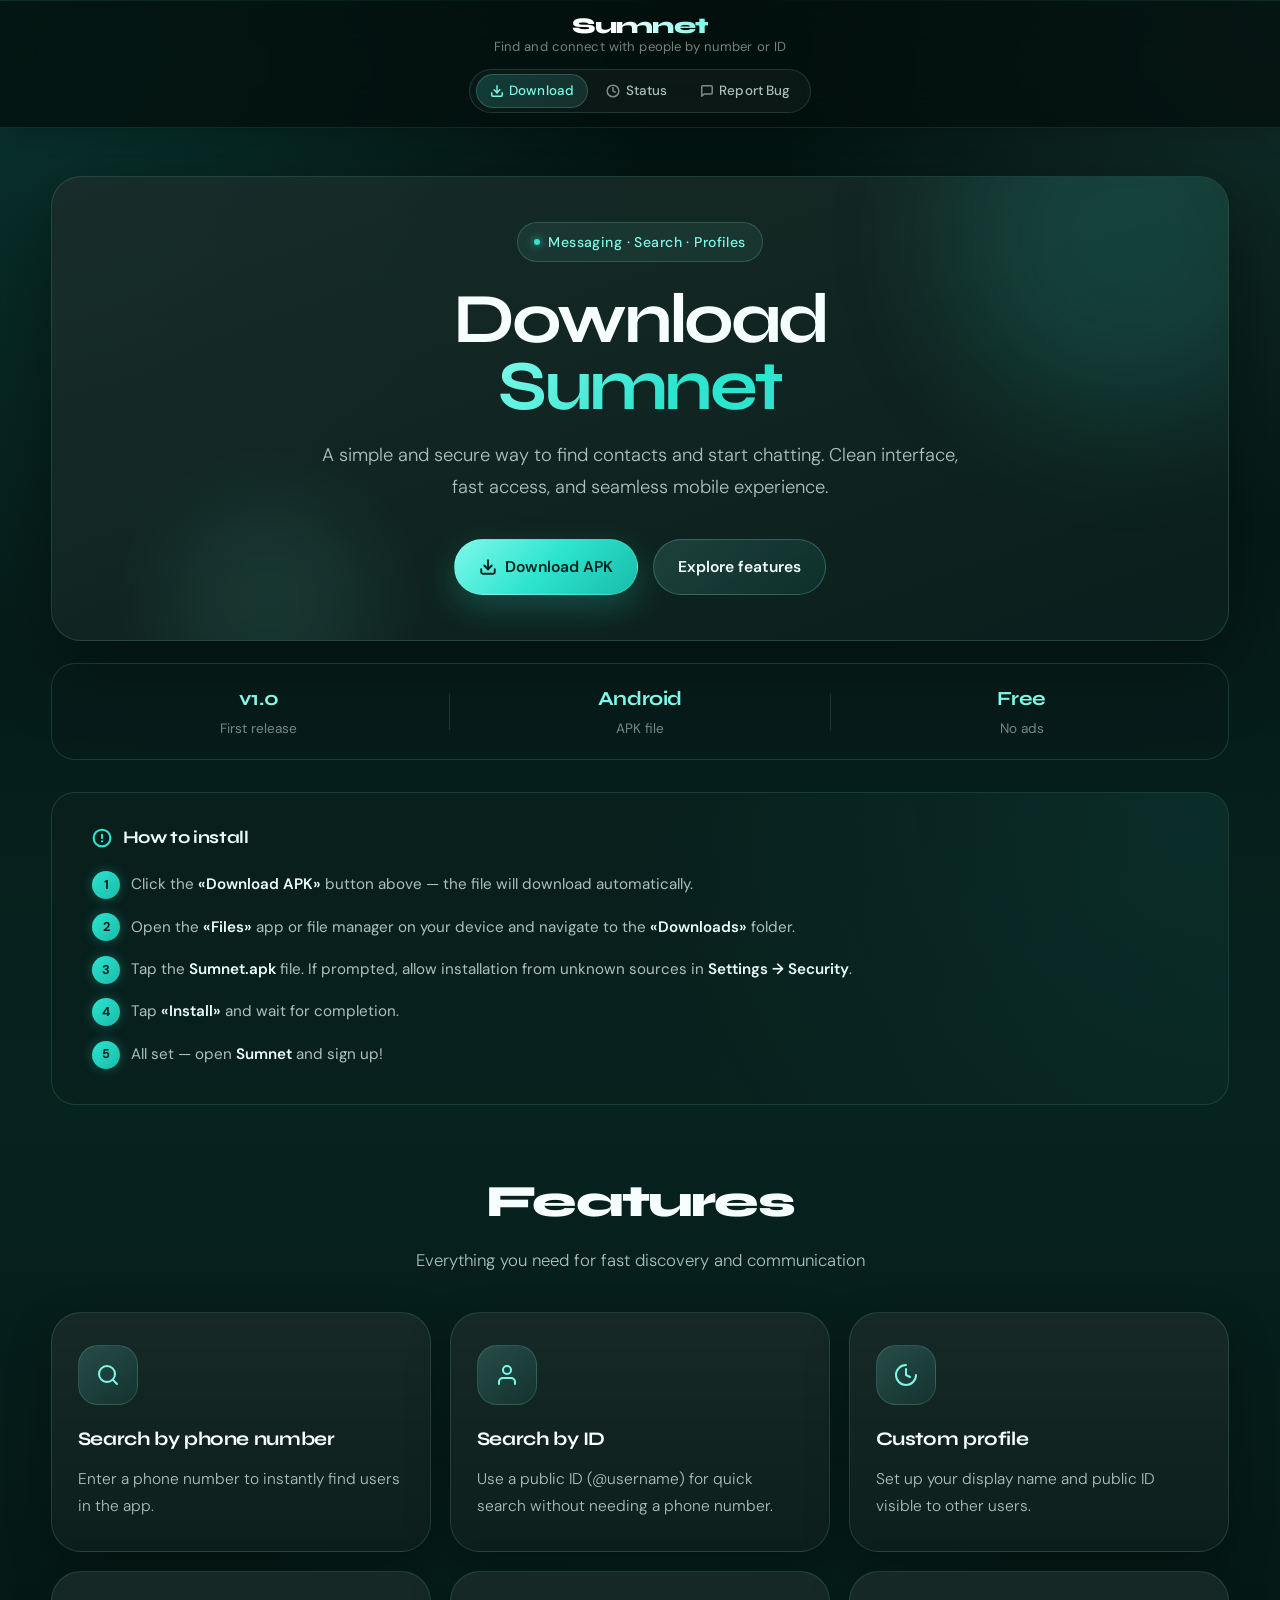
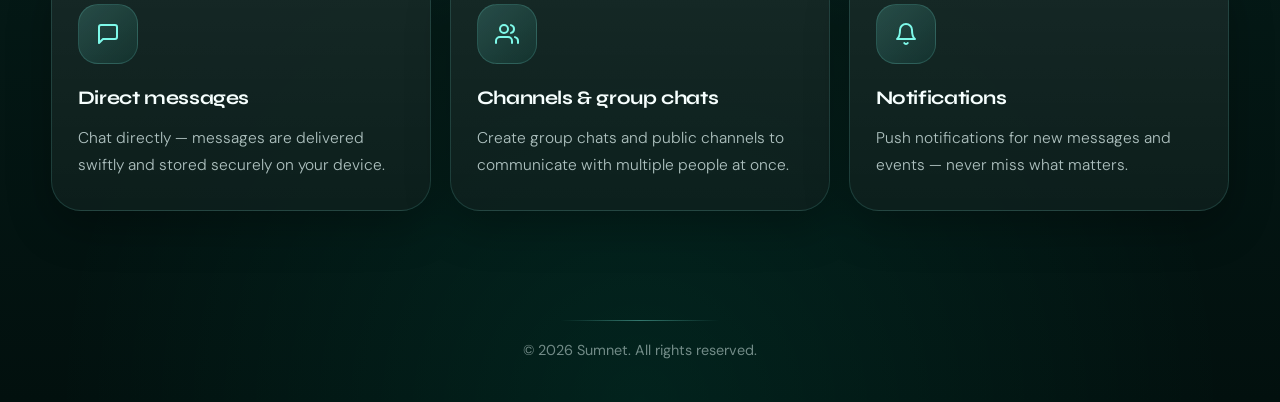
<file: index.html>
<!DOCTYPE html>
<html lang="en">
<head>
    <meta charset="UTF-8">
    <link rel="icon" type="image/png" href="favicon.png">
    <meta name="viewport" content="width=device-width, initial-scale=1.0">
    <link rel="preconnect" href="https://fonts.googleapis.com">
    <link rel="preconnect" href="https://fonts.gstatic.com" crossorigin>
    <link href="https://fonts.googleapis.com/css2?family=Syne:wght@400;700;800&family=DM+Sans:ital,opsz,wght@0,9..40,300;0,9..40,400;0,9..40,500;1,9..40,300&display=swap" rel="stylesheet">
    <title>Sumnet – Download</title>
    <meta name="description" content="Sumnet is an app for communication and contact discovery by phone number or ID.">
    <script type="application/ld+json">
    {
      "@context": "https://schema.org",
      "@type": "SoftwareApplication",
      "name": "Sumnet",
      "alternateName": [
        "Sum-Net",
        "Sum Net",
        "SUMNET"
      ],
      "applicationCategory": "CommunicationApplication",
      "operatingSystem": "Android",
      "url": "https://sum-net.ru"
    }
    </script>
    <link rel="stylesheet" href="style.css">
</head>
<body>
    <div class="particles" aria-hidden="true"></div>

    <div class="site-header-wrap">

        <!-- Announcement bar — filled from status.json -->
        <div class="announcement-bar" id="announcement-bar" role="alert">
            <div class="announcement-inner">
                <span class="announcement-icon" aria-hidden="true">
                    <svg xmlns="http://www.w3.org/2000/svg" width="16" height="16" viewBox="0 0 24 24" fill="none"
                         stroke="currentColor" stroke-width="2.5" stroke-linecap="round" stroke-linejoin="round">
                        <path d="M10.29 3.86 1.82 18a2 2 0 0 0 1.71 3h16.94a2 2 0 0 0 1.71-3L13.71 3.86a2 2 0 0 0-3.42 0z"/>
                        <line x1="12" y1="9" x2="12" y2="13"/>
                        <line x1="12" y1="17" x2="12.01" y2="17"/>
                    </svg>
                </span>
                <div class="announcement-content">
                    <span class="announcement-title" id="ann-title"></span>
                    <span class="announcement-sep">&nbsp;·&nbsp;</span>
                    <span class="announcement-desc" id="ann-desc"></span>
                </div>
            </div>
        </div>
        <script>
        (function(){
            try {
                var s = sessionStorage.getItem("ann-state");
                if (!s) return;
                var d = JSON.parse(s);
                if (!d.visible) return;
                var bar = document.getElementById("announcement-bar");
                if (!bar) return;
                document.getElementById("ann-title").textContent = d.title || "";
                document.getElementById("ann-desc").innerHTML = d.desc || "";
                bar.classList.add("ann-instant", "ann-visible");
                requestAnimationFrame(function(){ bar.classList.remove("ann-instant"); });
            } catch(e) {}
        })();
        </script>

        <header class="topbar">
            <div class="container topbar-inner">
                <div class="brand">
                    <div class="brand-text">
                        <span class="brand-name">Sumnet</span>
                        <span class="brand-tagline">Find and connect with people by number or ID</span>
                    </div>
                </div>
                <nav class="topnav" aria-label="Navigation">
                    <a href="index.html" class="topnav-link active">
                        <svg xmlns="http://www.w3.org/2000/svg" width="14" height="14" viewBox="0 0 24 24" fill="none"
                             stroke="currentColor" stroke-width="2.5" stroke-linecap="round" stroke-linejoin="round">
                            <path d="M21 15v4a2 2 0 0 1-2 2H5a2 2 0 0 1-2-2v-4"/>
                            <polyline points="7 10 12 15 17 10"/>
                            <line x1="12" y1="15" x2="12" y2="3"/>
                        </svg>
                        Download
                    </a>
                    <a href="status.html" class="topnav-link">
                        <svg xmlns="http://www.w3.org/2000/svg" width="14" height="14" viewBox="0 0 24 24" fill="none"
                             stroke="currentColor" stroke-width="2.5" stroke-linecap="round" stroke-linejoin="round">
                            <circle cx="12" cy="12" r="10"/>
                            <polyline points="12 6 12 12 16 14"/>
                        </svg>
                        Status
                    </a>
                    <a href="contact.html" class="topnav-link">
                        <svg xmlns="http://www.w3.org/2000/svg" width="14" height="14" viewBox="0 0 24 24" fill="none"
                             stroke="currentColor" stroke-width="2.5" stroke-linecap="round" stroke-linejoin="round">
                            <path d="M21 15a2 2 0 0 1-2 2H7l-4 4V5a2 2 0 0 1 2-2h14a2 2 0 0 1 2 2z"/>
                        </svg>
                        Report Bug
                    </a>
                </nav>
            </div>
        </header>
    </div>

    <main>
        <section class="hero">
            <div class="container">
                <div class="hero-copy">
                    <span class="badge">
                        <span class="badge-dot"></span>
                        Messaging · Search · Profiles
                    </span>
                    <h2>Download<br><em>Sumnet</em></h2>
                    <p>
                        A simple and secure way to find contacts and start chatting.
                        Clean interface, fast access, and seamless mobile experience.
                    </p>

                    <div class="hero-actions">
                        <a href="https://github.com/PlatinumCase/sumnet-apk/releases/download/v2.1.4/Sumnet.apk"
                           class="btn btn-primary" download>
                           <svg xmlns="http://www.w3.org/2000/svg" width="18" height="18" viewBox="0 0 24 24" fill="none"
                                stroke="currentColor" stroke-width="2.5" stroke-linecap="round" stroke-linejoin="round">
                                <path d="M21 15v4a2 2 0 0 1-2 2H5a2 2 0 0 1-2-2v-4"/>
                                <polyline points="7 10 12 15 17 10"/>
                                <line x1="12" y1="15" x2="12" y2="3"/>
                           </svg>
                           Download APK
                        </a>
                        <a href="#features" class="btn btn-secondary">Explore features</a>
                    </div>
                </div>

                <div class="hero-stats">
                    <div class="stat-item">
                        <strong>v1.0</strong>
                        <span>First release</span>
                    </div>
                    <div class="stat-divider"></div>
                    <div class="stat-item">
                        <strong>Android</strong>
                        <span>APK file</span>
                    </div>
                    <div class="stat-divider"></div>
                    <div class="stat-item">
                        <strong>Free</strong>
                        <span>No ads</span>
                    </div>
                </div>

                <!-- Installation steps -->
                <div class="install-steps">
                    <div class="install-steps-head">
                        <svg xmlns="http://www.w3.org/2000/svg" width="20" height="20" viewBox="0 0 24 24" fill="none"
                             stroke="currentColor" stroke-width="2.5" stroke-linecap="round" stroke-linejoin="round">
                            <circle cx="12" cy="12" r="10"/>
                            <line x1="12" y1="8" x2="12" y2="12"/>
                            <line x1="12" y1="16" x2="12.01" y2="16"/>
                        </svg>
                        <h3>How to install</h3>
                    </div>
                    <ol class="install-list">
                        <li>
                            <span class="install-num">1</span>
                            <span class="install-text">Click the <strong>«Download APK»</strong> button above — the file will download automatically.</span>
                        </li>
                        <li>
                            <span class="install-num">2</span>
                            <span class="install-text">Open the <strong>«Files»</strong> app or file manager on your device and navigate to the <strong>«Downloads»</strong> folder.</span>
                        </li>
                        <li>
                            <span class="install-num">3</span>
                            <span class="install-text">Tap the <strong>Sumnet.apk</strong> file. If prompted, allow installation from unknown sources in <strong>Settings → Security</strong>.</span>
                        </li>
                        <li>
                            <span class="install-num">4</span>
                            <span class="install-text">Tap <strong>«Install»</strong> and wait for completion.</span>
                        </li>
                        <li>
                            <span class="install-num">5</span>
                            <span class="install-text">All set — open <strong>Sumnet</strong> and sign up!</span>
                        </li>
                    </ol>
                </div>
            </div>
        </section>

        <section id="features" class="features">
            <div class="container">
                <div class="features-head">
                    <h2>Features</h2>
                    <p>Everything you need for fast discovery and communication</p>
                </div>

                <div class="cards">
                    <!-- Main — visible on mobile + desktop -->
                    <article class="card">
                        <div class="card-icon" aria-hidden="true">
                            <svg xmlns="http://www.w3.org/2000/svg" width="24" height="24" viewBox="0 0 24 24"
                                 fill="none" stroke="currentColor" stroke-width="2" stroke-linecap="round" stroke-linejoin="round">
                                <circle cx="11" cy="11" r="8"/>
                                <line x1="21" y1="21" x2="16.65" y2="16.65"/>
                            </svg>
                        </div>
                        <h3>Search by phone number</h3>
                        <p>Enter a phone number to instantly find users in the app.</p>
                    </article>

                    <article class="card">
                        <div class="card-icon" aria-hidden="true">
                            <svg xmlns="http://www.w3.org/2000/svg" width="24" height="24" viewBox="0 0 24 24"
                                 fill="none" stroke="currentColor" stroke-width="2" stroke-linecap="round" stroke-linejoin="round">
                                <path d="M20 21v-2a4 4 0 0 0-4-4H8a4 4 0 0 0-4 4v2"/>
                                <circle cx="12" cy="7" r="4"/>
                            </svg>
                        </div>
                        <h3>Search by ID</h3>
                        <p>Use a public ID (@username) for quick search without needing a phone number.</p>
                    </article>

                    <article class="card">
                        <div class="card-icon" aria-hidden="true">
                            <svg xmlns="http://www.w3.org/2000/svg" width="24" height="24" viewBox="0 0 24 24"
                                 fill="none" stroke="currentColor" stroke-width="2" stroke-linecap="round" stroke-linejoin="round">
                                <path d="M12 2a10 10 0 1 0 10 10"/>
                                <path d="M12 6v6l4 2"/>
                            </svg>
                        </div>
                        <h3>Custom profile</h3>
                        <p>Set up your display name and public ID visible to other users.</p>
                    </article>

                    <!-- Additional — desktop only (≥ 701px) -->
                    <article class="card card-desktop-only">
                        <div class="card-icon" aria-hidden="true">
                            <svg xmlns="http://www.w3.org/2000/svg" width="24" height="24" viewBox="0 0 24 24"
                                 fill="none" stroke="currentColor" stroke-width="2" stroke-linecap="round" stroke-linejoin="round">
                                <path d="M21 15a2 2 0 0 1-2 2H7l-4 4V5a2 2 0 0 1 2-2h14a2 2 0 0 1 2 2z"/>
                            </svg>
                        </div>
                        <h3>Direct messages</h3>
                        <p>Chat directly — messages are delivered swiftly and stored securely on your device.</p>
                    </article>

                    <article class="card card-desktop-only">
                        <div class="card-icon" aria-hidden="true">
                            <svg xmlns="http://www.w3.org/2000/svg" width="24" height="24" viewBox="0 0 24 24"
                                 fill="none" stroke="currentColor" stroke-width="2" stroke-linecap="round" stroke-linejoin="round">
                                <path d="M17 21v-2a4 4 0 0 0-4-4H5a4 4 0 0 0-4 4v2"/>
                                <circle cx="9" cy="7" r="4"/>
                                <path d="M23 21v-2a4 4 0 0 0-3-3.87"/>
                                <path d="M16 3.13a4 4 0 0 1 0 7.75"/>
                            </svg>
                        </div>
                        <h3>Channels & group chats</h3>
                        <p>Create group chats and public channels to communicate with multiple people at once.</p>
                    </article>

                    <article class="card card-desktop-only">
                        <div class="card-icon" aria-hidden="true">
                            <svg xmlns="http://www.w3.org/2000/svg" width="24" height="24" viewBox="0 0 24 24"
                                 fill="none" stroke="currentColor" stroke-width="2" stroke-linecap="round" stroke-linejoin="round">
                                <path d="M18 8A6 6 0 0 0 6 8c0 7-3 9-3 9h18s-3-2-3-9"/>
                                <path d="M13.73 21a2 2 0 0 1-3.46 0"/>
                            </svg>
                        </div>
                        <h3>Notifications</h3>
                        <p>Push notifications for new messages and events — never miss what matters.</p>
                    </article>
                </div>
            </div>
        </section>
    </main>

    <footer class="footer">
        <div class="container">
            <p>&copy; 2026 Sumnet. All rights reserved.</p>
        </div>
    </footer>

    <script src="script.js"></script>
</body>
</html>
</file>
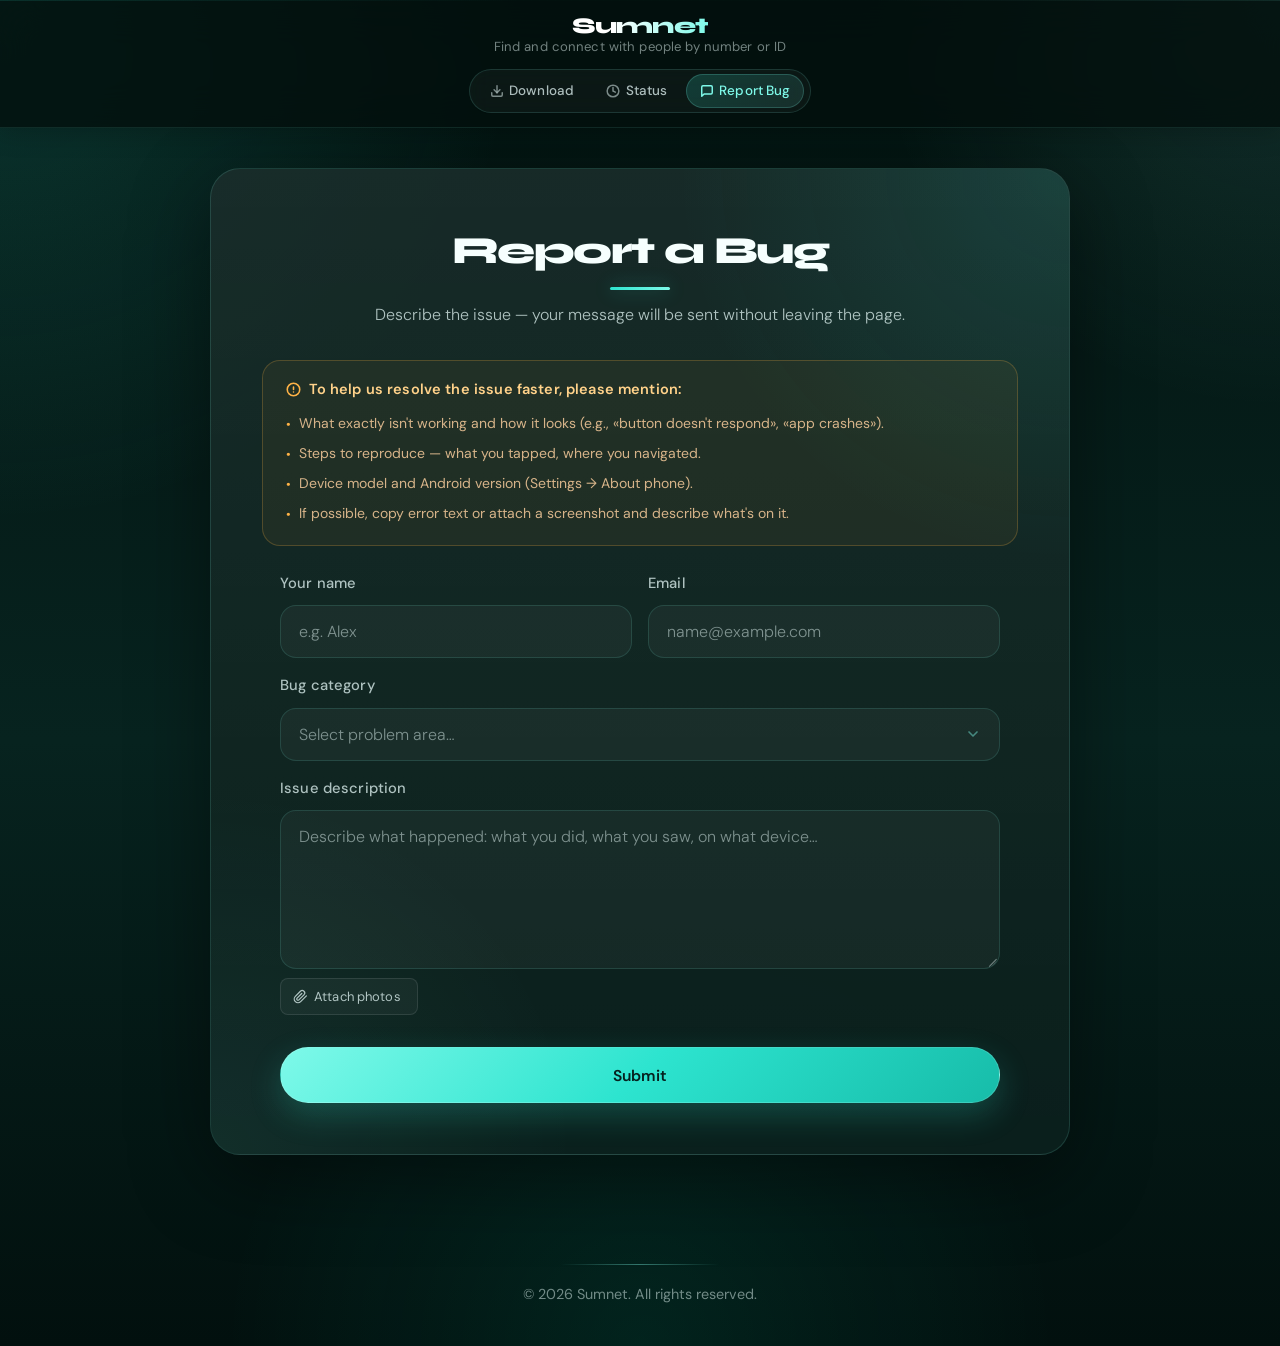
<file: contact.html>
<!DOCTYPE html>
<html lang="en">
<head>
    <meta charset="UTF-8">
    <link rel="icon" type="image/png" href="favicon.png">
    <meta name="viewport" content="width=device-width, initial-scale=1.0">
    <link rel="preconnect" href="https://fonts.googleapis.com">
    <link rel="preconnect" href="https://fonts.gstatic.com" crossorigin>
    <link href="https://fonts.googleapis.com/css2?family=Syne:wght@400;700;800&family=DM+Sans:ital,opsz,wght@0,9..40,300;0,9..40,400;0,9..40,500;1,9..40,300&display=swap" rel="stylesheet">
    <title>Sumnet – Report a Bug</title>
    <meta name="description" content="Feedback form to report issues and bugs in Sumnet.">
    <link rel="stylesheet" href="style.css">
</head>
<body class="page-contact">
    <div class="particles" aria-hidden="true"></div>

    <div class="site-header-wrap">

        <!-- Announcement bar — filled from status.json -->
        <div class="announcement-bar" id="announcement-bar" role="alert">
            <div class="announcement-inner">
                <span class="announcement-icon" aria-hidden="true">
                    <svg xmlns="http://www.w3.org/2000/svg" width="16" height="16" viewBox="0 0 24 24" fill="none"
                         stroke="currentColor" stroke-width="2.5" stroke-linecap="round" stroke-linejoin="round">
                        <path d="M10.29 3.86 1.82 18a2 2 0 0 0 1.71 3h16.94a2 2 0 0 0 1.71-3L13.71 3.86a2 2 0 0 0-3.42 0z"/>
                        <line x1="12" y1="9" x2="12" y2="13"/>
                        <line x1="12" y1="17" x2="12.01" y2="17"/>
                    </svg>
                </span>
                <div class="announcement-content">
                    <span class="announcement-title" id="ann-title"></span>
                    <span class="announcement-sep">&nbsp;·&nbsp;</span>
                    <span class="announcement-desc" id="ann-desc"></span>
                </div>
            </div>
        </div>
        <script>
        (function(){
            try {
                var s = sessionStorage.getItem("ann-state");
                if (!s) return;
                var d = JSON.parse(s);
                if (!d.visible) return;
                var bar = document.getElementById("announcement-bar");
                if (!bar) return;
                document.getElementById("ann-title").textContent = d.title || "";
                document.getElementById("ann-desc").innerHTML = d.desc || "";
                bar.classList.add("ann-instant", "ann-visible");
                requestAnimationFrame(function(){ bar.classList.remove("ann-instant"); });
            } catch(e) {}
        })();
        </script>

        <header class="topbar">
            <div class="container topbar-inner">
                <div class="brand">
                    <div class="brand-text">
                        <span class="brand-name">Sumnet</span>
                        <span class="brand-tagline">Find and connect with people by number or ID</span>
                    </div>
                </div>
                <nav class="topnav" aria-label="Navigation">
                    <a href="index.html" class="topnav-link">
                        <svg xmlns="http://www.w3.org/2000/svg" width="14" height="14" viewBox="0 0 24 24" fill="none"
                             stroke="currentColor" stroke-width="2.5" stroke-linecap="round" stroke-linejoin="round">
                            <path d="M21 15v4a2 2 0 0 1-2 2H5a2 2 0 0 1-2-2v-4"/>
                            <polyline points="7 10 12 15 17 10"/>
                            <line x1="12" y1="15" x2="12" y2="3"/>
                        </svg>
                        Download
                    </a>
                    <a href="status.html" class="topnav-link">
                        <svg xmlns="http://www.w3.org/2000/svg" width="14" height="14" viewBox="0 0 24 24" fill="none"
                             stroke="currentColor" stroke-width="2.5" stroke-linecap="round" stroke-linejoin="round">
                            <circle cx="12" cy="12" r="10"/>
                            <polyline points="12 6 12 12 16 14"/>
                        </svg>
                        Status
                    </a>
                    <a href="contact.html" class="topnav-link active">
                        <svg xmlns="http://www.w3.org/2000/svg" width="14" height="14" viewBox="0 0 24 24" fill="none"
                             stroke="currentColor" stroke-width="2.5" stroke-linecap="round" stroke-linejoin="round">
                            <path d="M21 15a2 2 0 0 1-2 2H7l-4 4V5a2 2 0 0 1 2-2h14a2 2 0 0 1 2 2z"/>
                        </svg>
                        Report Bug
                    </a>
                </nav>
            </div>
        </header>
    </div>

    <main>
        <section class="contact">
            <div class="container contact-shell">
                <div class="section-head">
                    <h2>Report a Bug</h2>
                    <p>Describe the issue — your message will be sent without leaving the page.</p>
                </div>

                <!-- Bug reporting instructions -->
                <div class="bug-guide" role="note">
                    <div class="bug-guide-title">
                        <svg xmlns="http://www.w3.org/2000/svg" width="15" height="15" viewBox="0 0 24 24" fill="none"
                             stroke="currentColor" stroke-width="2.5" stroke-linecap="round" stroke-linejoin="round">
                            <circle cx="12" cy="12" r="10"/>
                            <line x1="12" y1="8" x2="12" y2="12"/>
                            <line x1="12" y1="16" x2="12.01" y2="16"/>
                        </svg>
                        To help us resolve the issue faster, please mention:
                    </div>
                    <ul class="bug-guide-list">
                        <li>What exactly isn't working and how it looks (e.g., «button doesn't respond», «app crashes»).</li>
                        <li>Steps to reproduce — what you tapped, where you navigated.</li>
                        <li>Device model and Android version (Settings → About phone).</li>
                        <li>If possible, copy error text or attach a screenshot and describe what's on it.</li>
                    </ul>
                </div>

                <form id="contact-form" class="contact-form" novalidate>
                    <div class="form-grid">
                        <div class="form-group">
                            <label for="name">Your name</label>
                            <input type="text" id="name" name="name" placeholder="e.g. Alex" required>
                        </div>

                        <div class="form-group">
                            <label for="email">Email</label>
                            <input type="email" id="email" name="_replyto" placeholder="name@example.com" required>
                        </div>
                    </div>

                    <div class="form-group">
                        <label>Bug category</label>
                        <div class="custom-select" id="category-select">
                            <button type="button" class="cs-trigger" aria-haspopup="listbox" aria-expanded="false">
                                <span class="cs-value cs-placeholder">Select problem area…</span>
                                <svg class="cs-arrow" xmlns="http://www.w3.org/2000/svg" width="16" height="16"
                                     viewBox="0 0 24 24" fill="none" stroke="currentColor"
                                     stroke-width="2.5" stroke-linecap="round" stroke-linejoin="round">
                                    <polyline points="6 9 12 15 18 9"/>
                                </svg>
                            </button>
                            <div class="cs-dropdown-clip">
                                <ul class="cs-dropdown" role="listbox" aria-label="Bug category">
                                    <li class="cs-option" data-value="auth"          role="option" tabindex="-1">Sign-in & Account Authorization</li>
                                    <li class="cs-option" data-value="messaging"     role="option" tabindex="-1">Sending & Receiving Messages</li>
                                    <li class="cs-option" data-value="search"        role="option" tabindex="-1">User Search</li>
                                    <li class="cs-option" data-value="profile"       role="option" tabindex="-1">Profile Editing</li>
                                    <li class="cs-option" data-value="channels"      role="option" tabindex="-1">Channels & Chats</li>
                                    <li class="cs-option" data-value="notifications" role="option" tabindex="-1">Notifications</li>
                                    <li class="cs-option" data-value="install"       role="option" tabindex="-1">App Installation</li>
                                    <li class="cs-option" data-value="other"         role="option" tabindex="-1">Other</li>
                                </ul>
                            </div>
                            <input type="hidden" name="category" id="category" required>
                        </div>
                    </div>

                    <div class="form-group">
                        <label for="message">Issue description</label>

                        <div class="textarea-wrap">
                            <textarea id="message" name="message" rows="6"
                                placeholder="Describe what happened: what you did, what you saw, on what device…" required></textarea>
                        </div>

                        <!-- Attach button -->
                        <div class="attach-row">
                            <label for="file-input" class="attach-btn" id="attach-btn"
                                   title="Attach images (max 3)">
                                <svg xmlns="http://www.w3.org/2000/svg" width="15" height="15"
                                     viewBox="0 0 24 24" fill="none" stroke="currentColor"
                                     stroke-width="2" stroke-linecap="round" stroke-linejoin="round">
                                    <path d="M21.44 11.05l-9.19 9.19a6 6 0 0 1-8.49-8.49l8.08-8.08a4 4 0 0 1 5.66 5.66l-8.09 8.08a2 2 0 0 1-2.83-2.83l7.4-7.4"/>
                                </svg>
                                Attach photos
                            </label>
                            <input type="file" id="file-input" accept="image/*" multiple style="display:none;">
                            <span class="attach-counter" id="attach-counter"></span>
                        </div>

                        <!-- Limit warning -->
                        <div class="attach-limit-msg" id="attach-limit-msg">
                            <svg xmlns="http://www.w3.org/2000/svg" width="13" height="13"
                                 viewBox="0 0 24 24" fill="none" stroke="currentColor"
                                 stroke-width="2.5" stroke-linecap="round" stroke-linejoin="round">
                                <circle cx="12" cy="12" r="10"/>
                                <line x1="12" y1="8"  x2="12"    y2="12"/>
                                <line x1="12" y1="16" x2="12.01" y2="16"/>
                            </svg>
                            Maximum 3 images
                        </div>

                        <!-- Preview grid -->
                        <div id="file-preview" class="file-preview" data-count="0"></div>
                    </div>

                    <button type="submit" class="btn btn-primary btn-wide">Submit</button>
                </form>
            </div>
        </section>
    </main>

    <footer class="footer">
        <div class="container">
            <p>&copy; 2026 Sumnet. All rights reserved.</p>
        </div>
    </footer>

    <script src="script.js"></script>
</body>
</html>
</file>
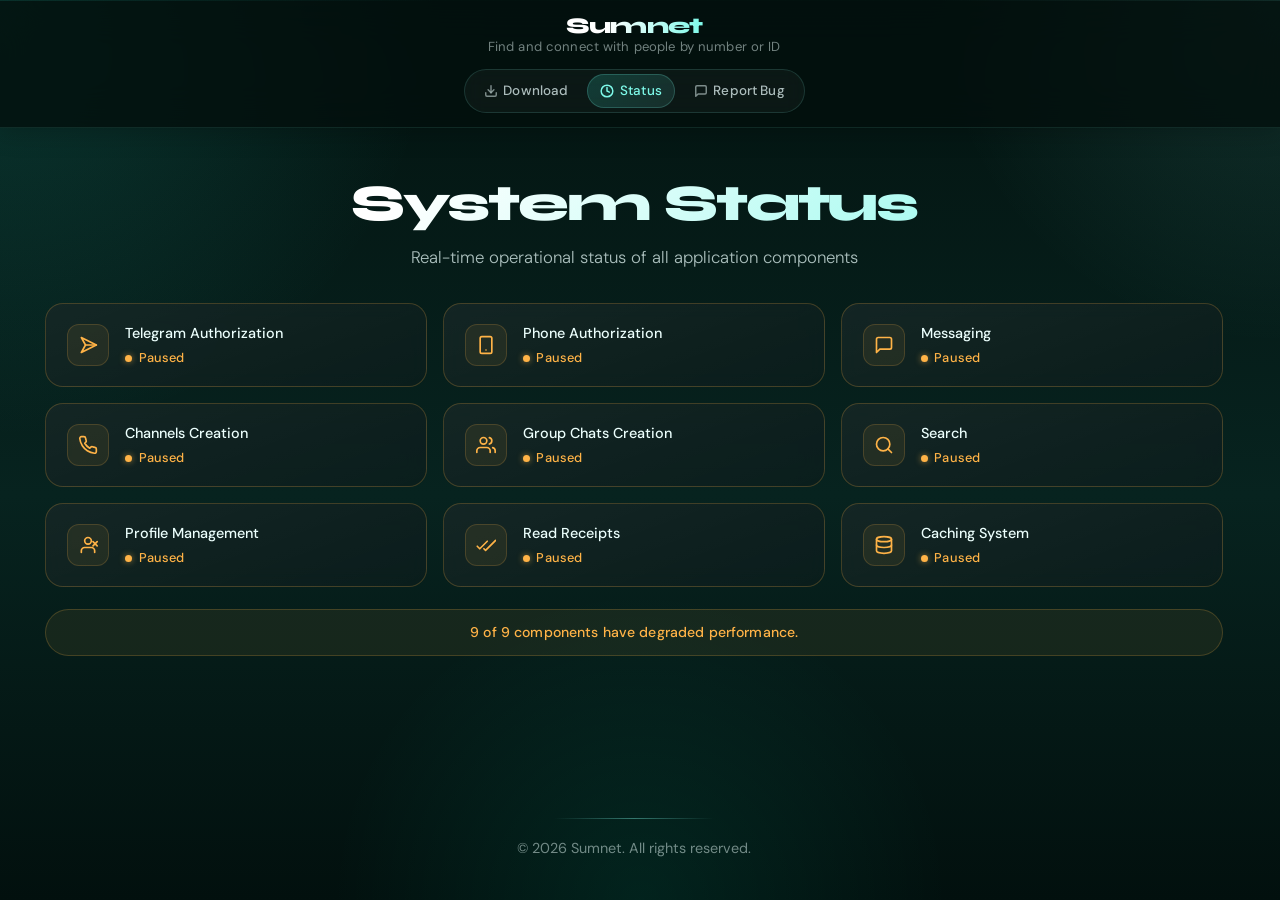
<file: status.html>
<!DOCTYPE html>
<html lang="en">
<head>
    <meta charset="UTF-8">
    <link rel="icon" type="image/png" href="favicon.png">
    <meta name="viewport" content="width=device-width, initial-scale=1.0">
    <link rel="preconnect" href="https://fonts.googleapis.com">
    <link rel="preconnect" href="https://fonts.gstatic.com" crossorigin>
    <link href="https://fonts.googleapis.com/css2?family=Syne:wght@400;700;800&family=DM+Sans:ital,opsz,wght@0,9..40,300;0,9..40,400;0,9..40,500;1,9..40,300&display=swap" rel="stylesheet">
    <title>Sumnet – Status</title>
    <meta name="description" content="Real-time operational status of Sumnet application components.">
    <link rel="stylesheet" href="style.css">
</head>
<body class="page-status">
    <div class="particles" aria-hidden="true"></div>

    <div class="site-header-wrap">

        <!-- Announcement bar — filled from status.json -->
        <div class="announcement-bar" id="announcement-bar" role="alert">
            <div class="announcement-inner">
                <span class="announcement-icon" aria-hidden="true">
                    <svg xmlns="http://www.w3.org/2000/svg" width="16" height="16" viewBox="0 0 24 24" fill="none"
                         stroke="currentColor" stroke-width="2.5" stroke-linecap="round" stroke-linejoin="round">
                        <path d="M10.29 3.86 1.82 18a2 2 0 0 0 1.71 3h16.94a2 2 0 0 0 1.71-3L13.71 3.86a2 2 0 0 0-3.42 0z"/>
                        <line x1="12" y1="9" x2="12" y2="13"/>
                        <line x1="12" y1="17" x2="12.01" y2="17"/>
                    </svg>
                </span>
                <div class="announcement-content">
                    <span class="announcement-title" id="ann-title"></span>
                    <span class="announcement-sep">&nbsp;·&nbsp;</span>
                    <span class="announcement-desc" id="ann-desc"></span>
                </div>
            </div>
        </div>
        <script>
        (function(){
            try {
                var s = sessionStorage.getItem("ann-state");
                if (!s) return;
                var d = JSON.parse(s);
                if (!d.visible) return;
                var bar = document.getElementById("announcement-bar");
                if (!bar) return;
                document.getElementById("ann-title").textContent = d.title || "";
                document.getElementById("ann-desc").innerHTML = d.desc || "";
                bar.classList.add("ann-instant", "ann-visible");
                requestAnimationFrame(function(){ bar.classList.remove("ann-instant"); });
            } catch(e) {}
        })();
        </script>

        <header class="topbar">
            <div class="container topbar-inner">
                <div class="brand">
                    <div class="brand-text">
                        <span class="brand-name">Sumnet</span>
                        <span class="brand-tagline">Find and connect with people by number or ID</span>
                    </div>
                </div>
                <nav class="topnav" aria-label="Navigation">
                    <a href="index.html" class="topnav-link">
                        <svg xmlns="http://www.w3.org/2000/svg" width="14" height="14" viewBox="0 0 24 24" fill="none"
                             stroke="currentColor" stroke-width="2.5" stroke-linecap="round" stroke-linejoin="round">
                            <path d="M21 15v4a2 2 0 0 1-2 2H5a2 2 0 0 1-2-2v-4"/>
                            <polyline points="7 10 12 15 17 10"/>
                            <line x1="12" y1="15" x2="12" y2="3"/>
                        </svg>
                        Download
                    </a>
                    <a href="status.html" class="topnav-link active">
                        <svg xmlns="http://www.w3.org/2000/svg" width="14" height="14" viewBox="0 0 24 24" fill="none"
                             stroke="currentColor" stroke-width="2.5" stroke-linecap="round" stroke-linejoin="round">
                            <circle cx="12" cy="12" r="10"/>
                            <polyline points="12 6 12 12 16 14"/>
                        </svg>
                        Status
                    </a>
                    <a href="contact.html" class="topnav-link">
                        <svg xmlns="http://www.w3.org/2000/svg" width="14" height="14" viewBox="0 0 24 24" fill="none"
                             stroke="currentColor" stroke-width="2.5" stroke-linecap="round" stroke-linejoin="round">
                            <path d="M21 15a2 2 0 0 1-2 2H7l-4 4V5a2 2 0 0 1 2-2h14a2 2 0 0 1 2 2z"/>
                        </svg>
                        Report Bug
                    </a>
                </nav>
            </div>
        </header>
    </div>

    <main>
        <section class="status-section">
            <div class="container">
                <div class="page-hero">
                    <h1>System Status</h1>
                    <p>Real-time operational status of all application components</p>
                </div>

                <div class="status-grid" id="status-grid">
                    <!-- Filled by JavaScript -->
                    <div class="status-skeleton"></div>
                    <div class="status-skeleton"></div>
                    <div class="status-skeleton"></div>
                    <div class="status-skeleton"></div>
                    <div class="status-skeleton"></div>
                    <div class="status-skeleton"></div>
                    <div class="status-skeleton"></div>
                    <div class="status-skeleton"></div>
                    <div class="status-skeleton"></div>
                </div>

                <p class="status-note" id="status-note"></p>
            </div>
        </section>
    </main>

    <footer class="footer">
        <div class="container">
            <p>&copy; 2026 Sumnet. All rights reserved.</p>
        </div>
    </footer>

    <script src="script.js"></script>
</body>
</html>
</file>
<file: style.css>
:root {
    --bg-1: #031310;
    --bg-2: #07231f;
    --bg-3: #0a2d28;

    --surface: rgba(10, 32, 29, 0.72);
    --surface-2: rgba(8, 26, 24, 0.9);
    --surface-3: rgba(255, 255, 255, 0.05);

    --primary: #2de4cf;
    --primary-2: #17bca9;
    --accent: #7ef9e9;

    --text: #ecfffd;
    --text-muted: rgba(236, 255, 253, 0.72);
    --text-soft: rgba(236, 255, 253, 0.48);

    --border: rgba(126, 249, 233, 0.14);
    --border-strong: rgba(126, 249, 233, 0.24);

    --shadow-lg: 0 24px 80px rgba(0, 0, 0, 0.42);
    --shadow-md: 0 16px 44px rgba(0, 0, 0, 0.28);
    --shadow-sm: 0 8px 24px rgba(0, 0, 0, 0.18);

    --radius-xl: 30px;
    --radius-lg: 24px;
    --radius-md: 18px;
    --radius-sm: 14px;
    --page-scrollbar-size: 6px;
    --header-offset: 0px;
    --viewport-scrollbar-comp: 0px;

    /* Status colours */
    --c-ok:   #2de4cf;
    --c-warn: #ffb347;
    --c-down: #ff5555;

    /* Typography */
    --font-display: 'Syne', system-ui, sans-serif;
    --font-body: 'DM Sans', system-ui, sans-serif;
}

* {
    margin: 0;
    padding: 0;
    box-sizing: border-box;
}

html {
    /* scroll-behavior only via JS (scrollIntoView) */
    color-scheme: dark;
    overflow-y: auto;
    /* html background to prevent black under body on short pages */
    background: var(--bg-1);
}

/* Page scrollbar */
html::-webkit-scrollbar,
body::-webkit-scrollbar {
    width: var(--page-scrollbar-size);
}

html::-webkit-scrollbar-track,
body::-webkit-scrollbar-track {
    background: transparent;
    border-radius: 999px;
}

/* Hide thumb when scroll is not needed */
html.no-scroll::-webkit-scrollbar-track { background: transparent; }
html.no-scroll::-webkit-scrollbar-thumb { background: transparent !important; }
body.no-scroll::-webkit-scrollbar-track { background: transparent; }
body.no-scroll::-webkit-scrollbar-thumb { background: transparent !important; }

html::-webkit-scrollbar-thumb,
body::-webkit-scrollbar-thumb {
    background: linear-gradient(
        180deg,
        rgba(126, 249, 233, 0.22) 0%,
        rgba(45, 228, 207, 0.24) 56%,
        rgba(23, 188, 169, 0.18) 100%
    );
    min-height: 52px;
    border-radius: 999px;
    border: 1px solid transparent;
    background-clip: padding-box;
    transition: none;
}

html::-webkit-scrollbar-thumb:hover,
body::-webkit-scrollbar-thumb:hover,
html::-webkit-scrollbar-thumb:active,
body::-webkit-scrollbar-thumb:active {
    background: linear-gradient(
        180deg,
        rgba(126, 249, 233, 0.22) 0%,
        rgba(45, 228, 207, 0.24) 56%,
        rgba(23, 188, 169, 0.18) 100%
    );
    box-shadow: none;
}

/* Remove system arrow buttons entirely: */
html::-webkit-scrollbar-button,
body::-webkit-scrollbar-button,
html::-webkit-scrollbar-button:single-button,
body::-webkit-scrollbar-button:single-button,
html::-webkit-scrollbar-button:vertical:single-button,
body::-webkit-scrollbar-button:vertical:single-button,
html::-webkit-scrollbar-button:vertical:single-button:hover,
body::-webkit-scrollbar-button:vertical:single-button:hover,
html::-webkit-scrollbar-button:vertical:single-button:active,
body::-webkit-scrollbar-button:vertical:single-button:active {
    display: none !important;
    width: 0 !important;
    height: 0 !important;
    background: transparent !important;
    border: none !important;
    box-shadow: none !important;
}

html::-webkit-scrollbar-track-piece,
body::-webkit-scrollbar-track-piece,
html::-webkit-scrollbar-corner,
body::-webkit-scrollbar-corner {
    background: transparent;
}

/* Firefox */
html,
body {
    scrollbar-width: thin;
    scrollbar-color: rgba(45, 228, 207, 0.24) transparent;
}

body {
    font-family: var(--font-body);
    line-height: 1.6;
    color: var(--text);
    min-height: 100vh;
    /* clip instead of hidden — does not create scroll container, sticky works in descendants */
    overflow-x: clip;
    /* flex column so footer sticks to bottom on short pages */
    display: flex;
    flex-direction: column;
    background:
        radial-gradient(circle at top left,  rgba(45, 228, 207, 0.16), transparent 28%),
        radial-gradient(circle at top right, rgba(126, 249, 233, 0.12), transparent 22%),
        radial-gradient(circle at bottom center, rgba(0, 255, 204, 0.08), transparent 28%),
        linear-gradient(180deg, var(--bg-1) 0%, var(--bg-2) 55%, #02100e 100%);
}

body::before {
    content: "";
    position: fixed;
    inset: 0;
    pointer-events: none;
    background:
        radial-gradient(circle at 20% 20%, rgba(45, 228, 207, 0.08), transparent 18%),
        radial-gradient(circle at 80% 30%, rgba(126, 249, 233, 0.06), transparent 16%),
        radial-gradient(circle at 50% 80%, rgba(17, 188, 169, 0.08), transparent 20%);
    filter: blur(12px);
    z-index: -2;
}

.particles {
    position: fixed;
    inset: 0;
    pointer-events: none;
    z-index: -1;
    opacity: 0.9;
}

.particles canvas {
    display: block;
    width: 100% !important;
    height: 100% !important;
}

/* ══════════════════════════════════════════
   PAGE TRANSITIONS
══════════════════════════════════════════ */
@keyframes pageFadeIn {
    from { opacity: 0; transform: translateY(10px); }
    to   { opacity: 1; transform: translateY(0); }
}

main {
    animation: pageFadeIn 0.22s ease both;
    flex: 1; /* stretches main so footer is always at bottom */
    padding-top: var(--header-offset);
}

/* Fade-out when leaving page */
body.page-leaving main {
    opacity: 0;
    transform: translateY(-8px);
    transition: opacity 0.18s ease, transform 0.18s ease;
}

.container {
    width: min(92%, 1180px);
    margin: 0 auto;
}

/* ══════════════════════════════════════════
   ANNOUNCEMENT BAR
══════════════════════════════════════════ */
.site-header-wrap {
    position: fixed;
    top: 0;
    left: 0;
    right: 0;
    box-sizing: border-box;
    z-index: 30;
}

.announcement-bar {
    background: linear-gradient(90deg,
        rgba(255, 160, 50, 0.13) 0%,
        rgba(255, 120, 30, 0.18) 50%,
        rgba(255, 160, 50, 0.13) 100%);
    border-bottom: 1px solid rgba(255, 160, 50, 0.28);
    backdrop-filter: blur(16px);
    -webkit-backdrop-filter: blur(16px);
    overflow: hidden;
    max-height: 0;
    padding-top: 0;
    padding-bottom: 0;
    padding-left: 1rem;
    padding-right: 1rem;
    transition: max-height 0.35s ease, padding 0.35s ease, opacity 0.3s ease;
    opacity: 0;
    pointer-events: none;
}

.announcement-bar.ann-visible {
    max-height: 100px;
    padding: 0.65rem 1rem;
    opacity: 1;
    pointer-events: auto;
}

.announcement-inner {
    display: flex;
    align-items: center;
    justify-content: center;
    gap: 0.7rem;
    max-width: 1180px;
    margin: 0 auto;
    text-align: center;
    flex-wrap: wrap;
}

.announcement-icon {
    display: flex;
    align-items: center;
    color: #ffb347;
    flex-shrink: 0;
    filter: drop-shadow(0 0 6px rgba(255, 160, 50, 0.55));
    animation: warn-pulse 2.4s ease infinite;
}

@keyframes warn-pulse {
    0%, 100% { opacity: 1; }
    50%       { opacity: 0.65; }
}

/* Desktop: title + sep + desc inline */
.announcement-content {
    display: flex;
    align-items: center;
    flex-wrap: wrap;
    gap: 0 0.15em;
    justify-content: center;
    font-family: var(--font-body);
    font-size: 0.875rem;
    color: rgba(255, 220, 170, 0.92);
    letter-spacing: 0.01em;
    line-height: 1.5;
}

.announcement-title {
    font-weight: 700;
    color: #ffd28a;
    letter-spacing: 0.02em;
}

.announcement-sep {
    color: rgba(255, 200, 140, 0.5);
}

.announcement-desc strong {
    font-weight: 700;
    color: #ffd28a;
}

/* Mobile: stack title above description */
@media (max-width: 700px) {
    .announcement-inner {
        flex-direction: column;
        gap: 0.2rem;
        align-items: center;
    }

    .announcement-content {
        flex-direction: column;
        align-items: center;
        gap: 0.25rem;
    }

    .announcement-sep {
        display: none;
    }

    .announcement-title {
        font-size: 0.92rem;
        text-align: center;
        width: 100%;
    }

    .announcement-desc {
        font-size: 0.82rem;
        text-align: center;
        color: rgba(255, 210, 160, 0.82);
        line-height: 1.55;
    }
}

/* ══════════════════════════════════════════
   TOPBAR
══════════════════════════════════════════ */
.topbar {
    z-index: 20;
    background: rgba(3, 15, 13, 0.8);
    backdrop-filter: blur(20px);
    -webkit-backdrop-filter: blur(20px);
    border-bottom: 1px solid rgba(126, 249, 233, 0.1);
    box-shadow: 0 4px 24px rgba(0, 0, 0, 0.22);
}

.topbar-inner {
    display: flex;
    flex-direction: column;
    align-items: center;
    justify-content: center;
    gap: 0.75rem;
    padding: 0.85rem 0;
    text-align: center;
}

.topbar-brand-row {
    position: relative;
    width: 100%;
    display: flex;
    align-items: center;
    justify-content: center;
}

.brand {
    display: flex;
    align-items: center;
    gap: 0.7rem;
    justify-content: center;
    text-align: center;
}

.brand-text {
    display: flex;
    flex-direction: column;
    align-items: center;
    gap: 0;
}

.brand-name {
    font-family: var(--font-display);
    font-size: 1.4rem;
    font-weight: 800;
    letter-spacing: -0.03em;
    line-height: 1;
    background: linear-gradient(90deg, #ffffff 30%, var(--accent));
    -webkit-background-clip: text;
    background-clip: text;
    color: transparent;
}

.brand-tagline {
    color: var(--text-soft);
    font-size: 0.82rem;
    font-weight: 400;
    letter-spacing: 0.01em;
    line-height: 1.5;
}

/* ── NAV ── */
.topnav {
    display: flex;
    align-items: center;
    gap: 0.3rem;
    background: rgba(255, 255, 255, 0.04);
    border: 1px solid var(--border);
    border-radius: 999px;
    padding: 0.28rem 0.35rem;
    backdrop-filter: blur(10px);
    -webkit-backdrop-filter: blur(10px);
}

.topnav-link {
    display: inline-flex;
    align-items: center;
    gap: 0.35rem;
    padding: 0.38rem 0.85rem;
    border-radius: 999px;
    font-family: var(--font-body);
    font-size: 0.84rem;
    font-weight: 500;
    color: var(--text-muted);
    text-decoration: none;
    letter-spacing: 0.01em;
    transition: background 0.2s ease, color 0.2s ease;
    white-space: nowrap;
}

.topnav-link svg {
    flex-shrink: 0;
    opacity: 0.7;
    transition: opacity 0.2s ease;
}

.topnav-link:hover {
    background: rgba(126, 249, 233, 0.09);
    color: var(--text);
}

.topnav-link:hover svg {
    opacity: 1;
}

.topnav-link.active {
    background: linear-gradient(135deg, rgba(45, 228, 207, 0.18), rgba(126, 249, 233, 0.1));
    color: var(--accent);
    box-shadow: inset 0 0 0 1px rgba(126, 249, 233, 0.2);
}

.topnav-link.active svg {
    opacity: 1;
}

@media (max-width: 700px) {
    .topbar-inner {
        padding: 0.6rem 0;
        gap: 0.6rem;
    }

    .topnav {
        gap: 0.15rem;
        padding: 0.22rem 0.28rem;
    }

    .topnav-link {
        padding: 0.35rem 0.65rem;
        font-size: 0.79rem;
        gap: 0.25rem;
    }

    .topnav-link svg {
        display: none;
    }
}

@media (max-width: 380px) {
    .brand-name { font-size: 1.25rem; }

    .topnav-link {
        padding: 0.3rem 0.5rem;
        font-size: 0.76rem;
    }
}

/* ══════════════════════════════════════════
   HERO
══════════════════════════════════════════ */
.hero {
    padding: 3rem 0 2.8rem;
}

.hero-copy {
    position: relative;
    border-radius: var(--radius-xl);
    border: 1px solid var(--border);
    background:
        linear-gradient(160deg, rgba(255, 255, 255, 0.07) 0%, rgba(255, 255, 255, 0.02) 100%),
        rgba(7, 28, 25, 0.84);
    box-shadow: var(--shadow-lg);
    backdrop-filter: blur(14px);
    -webkit-backdrop-filter: blur(14px);
    padding: clamp(2rem, 3.5vw, 3.5rem) clamp(2rem, 4vw, 4rem);
    overflow: hidden;
    transform: translateZ(0);
    text-align: center;
    display: flex;
    flex-direction: column;
    align-items: center;
}

.hero-copy::before {
    content: "";
    position: absolute;
    width: 360px; height: 360px;
    border-radius: 999px;
    background: rgba(45, 228, 207, 0.14);
    filter: blur(60px);
    top: -120px; right: -80px;
    pointer-events: none;
}

.hero-copy::after {
    content: "";
    position: absolute;
    width: 200px; height: 200px;
    border-radius: 999px;
    background: rgba(126, 249, 233, 0.08);
    filter: blur(40px);
    bottom: -60px; left: 10%;
    pointer-events: none;
}

.badge {
    display: inline-flex;
    align-items: center;
    gap: 0.5rem;
    padding: 0.5rem 1rem;
    border-radius: 999px;
    border: 1px solid rgba(126, 249, 233, 0.18);
    background: rgba(126, 249, 233, 0.07);
    color: var(--accent);
    font-family: var(--font-body);
    font-size: 0.88rem;
    font-weight: 500;
    letter-spacing: 0.03em;
    margin-bottom: 1.5rem;
}

.badge-dot {
    width: 6px; height: 6px;
    border-radius: 50%;
    background: var(--primary);
    box-shadow: 0 0 8px var(--primary);
    animation: pulse 2s ease infinite;
}

@keyframes pulse {
    0%, 100% { opacity: 1; transform: scale(1); }
    50%       { opacity: 0.6; transform: scale(0.85); }
}

.hero h2 {
    font-family: var(--font-display);
    font-size: clamp(2.4rem, 5.5vw, 5rem);
    line-height: 0.95;
    letter-spacing: -0.05em;
    margin-bottom: 1.2rem;
    color: #f6fffe;
    position: relative;
    z-index: 1;
}

.hero h2 em {
    font-style: normal;
    background: linear-gradient(135deg, var(--accent) 0%, var(--primary) 60%);
    -webkit-background-clip: text;
    background-clip: text;
    color: transparent;
    display: inline-block;
}

.hero p {
    max-width: 640px;
    color: var(--text-muted);
    font-size: clamp(1rem, 1.5vw, 1.15rem);
    font-weight: 300;
    line-height: 1.75;
    position: relative;
    z-index: 1;
}

.hero-actions {
    display: flex;
    flex-wrap: wrap;
    gap: 0.9rem;
    margin-top: 2.2rem;
    position: relative;
    z-index: 1;
    justify-content: center;
}

/* Hero stats */
.hero-stats {
    display: flex;
    align-items: center;
    gap: 0;
    margin-top: 1.4rem;
    padding: 1.2rem 2rem;
    border-radius: var(--radius-lg);
    border: 1px solid var(--border);
    background: rgba(7, 28, 25, 0.6);
    backdrop-filter: blur(12px);
}

.stat-item {
    display: flex;
    flex-direction: column;
    gap: 0.2rem;
    flex: 1;
    text-align: center;
}

.stat-item strong {
    font-family: var(--font-display);
    font-size: 1.25rem;
    font-weight: 700;
    color: var(--accent);
    letter-spacing: -0.02em;
}

.stat-item span {
    font-size: 0.85rem;
    color: var(--text-soft);
}

.stat-divider {
    width: 1px; height: 36px;
    background: var(--border);
    flex-shrink: 0;
    margin: 0 1rem;
}

/* ══════════════════════════════════════════
   FEATURES
══════════════════════════════════════════ */
.features {
    padding: 1rem 0 5rem;
}

.features-head {
    text-align: center;
    margin-bottom: 2.4rem;
}

.features-head h2 {
    font-family: var(--font-display);
    font-size: clamp(2rem, 3.5vw, 2.8rem);
    letter-spacing: -0.04em;
    color: #f6fffe;
    font-weight: 800;
}

.features-head p {
    margin-top: 0.6rem;
    color: var(--text-muted);
    font-size: 1.05rem;
    font-weight: 300;
}

.cards {
    display: grid;
    grid-template-columns: repeat(3, 1fr);
    gap: 1.2rem;
}

.card {
    position: relative;
    overflow: hidden;
    border-radius: var(--radius-xl);
    border: 1px solid var(--border);
    background:
        linear-gradient(180deg, rgba(255, 255, 255, 0.07), rgba(255, 255, 255, 0.03)),
        rgba(6, 24, 22, 0.8);
    box-shadow: var(--shadow-md);
    padding: 2rem 1.6rem;
    transition: transform 0.28s ease, box-shadow 0.28s ease, border-color 0.28s ease;
}

.card::before {
    content: "";
    position: absolute;
    inset: 0;
    background: linear-gradient(135deg, rgba(45, 228, 207, 0.1), transparent 58%);
    opacity: 0;
    transition: opacity 0.28s ease;
}

.card:hover {
    transform: translateY(-8px);
    border-color: rgba(126, 249, 233, 0.26);
    box-shadow: 0 24px 56px rgba(0, 0, 0, 0.36);
}

.card:hover::before { opacity: 1; }

.card-icon {
    width: 60px; height: 60px;
    display: grid;
    place-items: center;
    border-radius: 20px;
    margin-bottom: 1.2rem;
    color: var(--accent);
    background: linear-gradient(135deg, rgba(126, 249, 233, 0.18), rgba(45, 228, 207, 0.07));
    border: 1px solid rgba(126, 249, 233, 0.16);
}

.card h3 {
    font-family: var(--font-display);
    margin-bottom: 0.7rem;
    font-size: 1.2rem;
    font-weight: 700;
    letter-spacing: -0.02em;
    color: #f6fffe;
}

.card p {
    color: var(--text-muted);
    line-height: 1.7;
    font-size: 0.97rem;
    font-weight: 300;
}

/* ══════════════════════════════════════════
   STATUS SECTION
══════════════════════════════════════════ */
.status-section {
    padding: 0 0 5rem;
}


@media (min-width: 701px) {
  body.page-status.no-scroll .announcement-inner,
  body.page-status.no-scroll .topbar-inner,
  body.page-status.no-scroll .status-section > .container,
  body.page-status.no-scroll .footer .container {
    position: relative;
    left: -5.79px; /* instead of -6px */
  }
}

/* mobile: no offset */
@media (max-width: 700px) {
  body.page-status.no-scroll .announcement-inner,
  body.page-status.no-scroll .topbar-inner,
  body.page-status.no-scroll .status-section > .container,
  body.page-status.no-scroll .footer .container {
    left: 0;
  }
}

.status-grid {
    display: grid;
    grid-template-columns: repeat(3, 1fr);
    gap: 1rem;
    margin-bottom: 1.4rem;
}

/* Service card */
.status-card {
    display: flex;
    align-items: center;
    gap: 1rem;
    padding: 1.1rem 1.3rem;
    border-radius: var(--radius-md);
    border: 1px solid var(--border);
    background:
        linear-gradient(160deg, rgba(255, 255, 255, 0.06), rgba(255, 255, 255, 0.02)),
        rgba(6, 24, 22, 0.82);
    backdrop-filter: blur(10px);
    -webkit-backdrop-filter: blur(10px);
    transition: transform 0.22s ease, border-color 0.22s ease;
}

.status-card:hover {
    transform: translateY(-3px);
}

.sc-icon {
    display: grid;
    place-items: center;
    width: 42px; height: 42px;
    border-radius: 12px;
    flex-shrink: 0;
    background: rgba(255, 255, 255, 0.05);
    border: 1px solid rgba(126, 249, 233, 0.1);
    color: var(--text-muted);
}

.sc-body {
    display: flex;
    flex-direction: column;
    gap: 0.2rem;
    min-width: 0;
}

.sc-name {
    font-family: var(--font-body);
    font-size: 0.9rem;
    font-weight: 500;
    color: var(--text);
    white-space: nowrap;
    overflow: hidden;
    text-overflow: ellipsis;
}

.sc-status {
    display: flex;
    align-items: center;
    gap: 0.4rem;
    font-size: 0.8rem;
    font-weight: 500;
    letter-spacing: 0.01em;
}

.sc-dot {
    width: 7px; height: 7px;
    border-radius: 50%;
    flex-shrink: 0;
}

/* Status colour variants */
.status-card.s-ok {
    border-color: rgba(45, 228, 207, 0.15);
}
.status-card.s-ok .sc-icon {
    color: var(--c-ok);
    background: rgba(45, 228, 207, 0.08);
    border-color: rgba(45, 228, 207, 0.15);
}
.status-card.s-ok .sc-status { color: var(--c-ok); }
.status-card.s-ok .sc-dot {
    background: var(--c-ok);
    box-shadow: 0 0 6px rgba(45, 228, 207, 0.6);
    animation: dot-pulse-ok 2.2s ease infinite;
}

.status-card.s-warn {
    border-color: rgba(255, 179, 71, 0.22);
}
.status-card.s-warn .sc-icon {
    color: var(--c-warn);
    background: rgba(255, 179, 71, 0.08);
    border-color: rgba(255, 179, 71, 0.18);
}
.status-card.s-warn .sc-status { color: var(--c-warn); }
.status-card.s-warn .sc-dot {
    background: var(--c-warn);
    box-shadow: 0 0 6px rgba(255, 179, 71, 0.6);
    animation: dot-pulse-warn 2.2s ease infinite;
}

.status-card.s-down {
    border-color: rgba(255, 85, 85, 0.22);
}
.status-card.s-down .sc-icon {
    color: var(--c-down);
    background: rgba(255, 85, 85, 0.08);
    border-color: rgba(255, 85, 85, 0.18);
}
.status-card.s-down .sc-status { color: var(--c-down); }
.status-card.s-down .sc-dot {
    background: var(--c-down);
    box-shadow: 0 0 6px rgba(255, 85, 85, 0.6);
    animation: dot-pulse-down 1.6s ease infinite;
}

@keyframes dot-pulse-ok   { 0%,100%{opacity:1}50%{opacity:0.5} }
@keyframes dot-pulse-warn { 0%,100%{opacity:1}50%{opacity:0.45} }
@keyframes dot-pulse-down { 0%,100%{opacity:1}50%{opacity:0.3} }

/* Skeleton placeholders while loading */
.status-skeleton {
    height: 68px;
    border-radius: var(--radius-md);
    background: linear-gradient(90deg,
        rgba(255,255,255,0.04) 25%,
        rgba(255,255,255,0.08) 50%,
        rgba(255,255,255,0.04) 75%);
    background-size: 200% 100%;
    animation: shimmer 1.4s ease infinite;
}

@keyframes shimmer {
    0%   { background-position: 200% 0; }
    100% { background-position: -200% 0; }
}

/* Status summary note */
.status-note {
    text-align: center;
    font-size: 0.88rem;
    font-weight: 500;
    padding: 0.7rem 1.2rem;
    border-radius: 999px;
    display: inline-block;
    width: 100%;
    letter-spacing: 0.01em;
}

.status-note.ok {
    color: var(--c-ok);
    background: rgba(45, 228, 207, 0.07);
    border: 1px solid rgba(45, 228, 207, 0.18);
}

.status-note.warn {
    color: var(--c-warn);
    background: rgba(255, 179, 71, 0.07);
    border: 1px solid rgba(255, 179, 71, 0.2);
}

.status-fallback {
    grid-column: 1 / -1;
    text-align: center;
    color: var(--text-soft);
    font-size: 0.9rem;
}

/* ══════════════════════════════════════════
   CONTACT
══════════════════════════════════════════ */
.contact {
    padding: 2.5rem 0 5rem;
}

.contact-shell {
    max-width: 860px;
    margin-left: auto;
    margin-right: auto;
    border-radius: var(--radius-xl);
    border: 1px solid var(--border);
    background:
        linear-gradient(180deg, rgba(255, 255, 255, 0.07), rgba(255, 255, 255, 0.02)),
        rgba(7, 28, 25, 0.84);
    box-shadow: var(--shadow-lg);
    backdrop-filter: blur(14px);
    -webkit-backdrop-filter: blur(14px);
    padding: clamp(2rem, 4vw, 4rem);
    overflow: clip;
    position: relative;
}

.contact-shell::before {
    content: "";
    position: absolute;
    inset: 0;
    background:
        radial-gradient(circle at top right,  rgba(45, 228, 207, 0.12), transparent 30%),
        radial-gradient(circle at bottom left, rgba(126, 249, 233, 0.07), transparent 28%);
    pointer-events: none;
}

.section-head {
    position: relative;
    margin-bottom: 2rem;
    text-align: center;
}

.section-head h2 {
    font-family: var(--font-display);
    font-size: clamp(1.8rem, 3vw, 2.4rem);
    letter-spacing: -0.04em;
    color: #f6fffe;
    font-weight: 800;
}

.section-head h2::after {
    content: "";
    display: block;
    width: 60px; height: 3px;
    margin: 0.35rem auto 0;
    border-radius: 999px;
    background: linear-gradient(90deg, var(--primary), var(--accent));
    box-shadow: 0 0 18px rgba(45, 228, 207, 0.4);
}

.section-head p {
    margin-top: 0.75rem;
    color: var(--text-muted);
    font-weight: 300;
}

.contact-form {
    position: relative;
    max-width: 720px;
    margin: 0 auto;
}

.form-grid {
    display: grid;
    grid-template-columns: repeat(2, 1fr);
    gap: 1rem;
}

.form-group {
    margin-bottom: 1rem;
}

.form-group label {
    display: block;
    margin-bottom: 0.6rem;
    font-weight: 500;
    font-size: 0.92rem;
    color: var(--text-muted);
    letter-spacing: 0.01em;
}

.form-group input,
.form-group textarea {
    width: 100%;
    padding: 0.95rem 1.1rem;
    border-radius: 16px;
    border: 1px solid rgba(126, 249, 233, 0.13);
    background: rgba(255, 255, 255, 0.04);
    color: var(--text);
    font-family: var(--font-body);
    font-size: 1rem;
    font-weight: 300;
    outline: none;
    transition: border-color 0.22s ease, box-shadow 0.22s ease, background 0.22s ease;
}

/* Textarea wrapped in .textarea-wrap for scrollbar clipping */
.textarea-wrap {
    position: relative;
    border-radius: 16px;
    overflow: hidden;
    border: 1px solid rgba(126, 249, 233, 0.13);
    background: rgba(255, 255, 255, 0.04);
    transition: border-color 0.22s ease, box-shadow 0.22s ease, background 0.22s ease;
}

.textarea-wrap:focus-within {
    border-color: rgba(126, 249, 233, 0.4);
    background: rgba(255, 255, 255, 0.06);
    box-shadow: 0 0 0 4px rgba(45, 228, 207, 0.1);
}

.textarea-wrap textarea {
    width: calc(100% - 1px);
    margin-right: 1px;
    padding: 0.95rem 1.1rem;
    border-radius: 15px;
    border: none;
    background: transparent;
    color: var(--text);
    font-family: var(--font-body);
    font-size: 1rem;
    font-weight: 300;
    outline: none;
    display: block;
    overflow-x: hidden;
    overflow-y: auto;
    scrollbar-gutter: stable; /* reserves scrollbar space to prevent resizer jumps */
}

.form-group textarea {
    min-height: 140px;
    resize: vertical;
    scrollbar-width: thin;
    scrollbar-color: rgba(236, 255, 253, 0.22) transparent;
}

.form-group textarea {
    min-height: 140px;
    resize: vertical;
    color-scheme: dark; /* ensures thumb is dark across platforms */
    scrollbar-width: thin;
    scrollbar-color: rgba(236, 255, 253, 0.22) transparent;
}

/* ── Textarea: custom scrollbar ── */
.form-group textarea::-webkit-scrollbar {
    /* 18px: 2px left + 6px thumb + 10px transparent right */
    width: 10px;
}

.form-group textarea::-webkit-scrollbar-track {
    background: transparent;
    margin: 0;
}

.form-group textarea::-webkit-scrollbar-thumb {
    background: rgba(236, 255, 253, 0.22);
    border-radius: 999px;
    min-height: 28px;
    border-style: solid;
    border-color: transparent;
    border-width: 2px 5px 0 2px;
    background-clip: padding-box;
}

.form-group textarea::-webkit-scrollbar-thumb:hover {
    background: rgba(236, 255, 253, 0.34);
    background-clip: padding-box;
}

.form-group textarea::-webkit-scrollbar-button { display: none; }
.form-group textarea::-webkit-scrollbar-corner { background: transparent; }

/* ── Textarea: custom resizer — diagonal lines in teal theme ── */
.form-group textarea::-webkit-resizer {
    background: transparent;
    background-image: url("data:image/svg+xml,%3Csvg xmlns='http://www.w3.org/2000/svg' width='14' height='14' viewBox='0 0 14 14'%3E%3Cpath d='M4 12L12 4' stroke='rgba(236,255,253,0.42)' stroke-width='1.3' stroke-linecap='round'/%3E%3Cpath d='M7 12L12 7' stroke='rgba(236,255,253,0.3)' stroke-width='1.3' stroke-linecap='round'/%3E%3Cpath d='M10 12L12 10' stroke='rgba(236,255,253,0.2)' stroke-width='1.3' stroke-linecap='round'/%3E%3C/svg%3E");
    background-repeat: no-repeat;
    /* 18x18px zone. Stable scrollbar gutter prevents resizer jump. */
    background-position: right bottom;
    background-size: 12px 12px;
}

/* Clean resize grip */
.textarea-wrap {
    position: relative;
}

.contact-form .textarea-wrap textarea {
    overflow-y: auto;
    scrollbar-gutter: stable;
}

.textarea-wrap textarea:focus {
    border-color: transparent !important;
    background: transparent !important;
    box-shadow: none !important;
}

.form-group input::placeholder,
.form-group textarea::placeholder {
    color: var(--text-soft);
}

.form-group input:focus,
.form-group textarea:focus {
    border-color: rgba(126, 249, 233, 0.4);
    background: rgba(255, 255, 255, 0.06);
    box-shadow: 0 0 0 4px rgba(45, 228, 207, 0.1);
}

/* ══════════════════════════════════════════
   BUTTONS
══════════════════════════════════════════ */
.btn {
    display: inline-flex;
    align-items: center;
    justify-content: center;
    gap: 0.5rem;
    padding: 0.9rem 1.5rem;
    border-radius: 999px;
    border: 1px solid transparent;
    font-family: var(--font-body);
    font-weight: 600;
    font-size: 0.98rem;
    text-decoration: none;
    cursor: pointer;
    transition: transform 0.22s ease, box-shadow 0.22s ease, border-color 0.22s ease, background 0.22s ease;
    will-change: transform;
    white-space: nowrap;
}

.btn:hover { transform: translateY(-3px); }

.btn-primary {
    color: #06211e;
    background: linear-gradient(135deg, var(--accent) 0%, var(--primary) 50%, var(--primary-2) 100%);
    box-shadow: 0 12px 32px rgba(45, 228, 207, 0.22);
    border-color: rgba(255, 255, 255, 0.14);
}

.btn-primary:hover { box-shadow: 0 18px 44px rgba(45, 228, 207, 0.3); }

.btn-secondary {
    color: var(--text);
    background: linear-gradient(135deg, rgba(126, 249, 233, 0.14), rgba(45, 228, 207, 0.07));
    border-color: var(--border-strong);
}

.btn-ghost {
    color: var(--text-muted);
    background: rgba(255, 255, 255, 0.04);
    border-color: rgba(126, 249, 233, 0.12);
    font-size: 0.92rem;
}

.btn-ghost:hover,
.btn-secondary:hover {
    border-color: rgba(126, 249, 233, 0.32);
    color: var(--text);
}

.btn-wide {
    width: 100%;
    margin-top: 1rem;
    min-height: 56px;
    padding: 1rem 1.6rem;
    position: relative;
    z-index: 5;
}

.contact-form .btn[type="submit"] {
    position: relative;
    z-index: 2;
    pointer-events: auto;
    touch-action: manipulation;
}

.contact-form .btn[type="submit"]:disabled {
    cursor: progress;
    opacity: 0.75;
}

/* ══════════════════════════════════════════
   FOOTER
══════════════════════════════════════════ */
.footer {
    padding: 1.8rem 0 2.5rem;
    text-align: center;
    color: var(--text-soft);
    font-size: 0.9rem;
}

.footer .container {
    position: relative;
    padding-top: 1.2rem;
}

.footer .container::before {
    content: "";
    position: absolute;
    top: 0;
    left: 50%;
    transform: translateX(-50%);
    width: min(160px, 40%);
    height: 1px;
    border-radius: 999px;
    background: linear-gradient(90deg, transparent, rgba(126, 249, 233, 0.4), transparent);
}

/* ══════════════════════════════════════════
   FORM VALIDATION ERRORS
══════════════════════════════════════════ */
.form-group.has-error input,
.form-group.has-error .textarea-wrap,
.form-group.has-error select {
    border-color: rgba(255, 80, 80, 0.55) !important;
    box-shadow: 0 0 0 4px rgba(255, 60, 60, 0.08) !important;
    background: rgba(255, 50, 50, 0.04) !important;
}

.form-error-msg {
    display: flex;
    align-items: center;
    gap: 0.35rem;
    margin-top: 0.45rem;
    font-size: 0.82rem;
    font-weight: 500;
    color: rgba(255, 120, 100, 0.9);
    letter-spacing: 0.01em;
    animation: errFadeIn 0.2s ease;
}

.form-error-msg svg {
    flex-shrink: 0;
    color: rgba(255, 90, 80, 0.85);
}

@keyframes errFadeIn {
    from { opacity: 0; transform: translateY(-4px); }
    to   { opacity: 1; transform: translateY(0); }
}

/* ══════════════════════════════════════════
   TOAST
══════════════════════════════════════════ */
.form-toast {
    position: fixed;
    top: 20px; right: 20px;
    z-index: 9999;
    max-width: 320px;
    padding: 14px 18px;
    border-radius: 14px;
    color: #ecfffd;
    font-family: var(--font-body);
    font-weight: 500;
    font-size: 14px;
    line-height: 1.45;
    opacity: 0;
    transform: translateY(-12px);
    transition: opacity 0.25s ease, transform 0.25s ease;
    backdrop-filter: blur(14px);
    -webkit-backdrop-filter: blur(14px);
    box-shadow: 0 12px 36px rgba(0, 0, 0, 0.28);
    pointer-events: none;
}

.form-toast.show { opacity: 1; transform: translateY(0); }

.form-toast.success {
    background: rgba(45, 228, 207, 0.16);
    border: 1px solid rgba(45, 228, 207, 0.32);
}

.form-toast.error {
    background: rgba(255, 80, 80, 0.16);
    border: 1px solid rgba(255, 80, 80, 0.32);
}

/* ══════════════════════════════════════════
   RESPONSIVE
══════════════════════════════════════════ */
@media (max-width: 960px) {
    .cards { grid-template-columns: repeat(2, 1fr); }
    .status-grid { grid-template-columns: repeat(2, 1fr); }
}

@media (max-width: 700px) {
    .hero { padding: 2.8rem 0 2.4rem; }

    .hero-copy {
        padding: 2rem 1.5rem;
        border-radius: var(--radius-lg);
    }

    .hero h2 { font-size: clamp(2.6rem, 11vw, 4rem); }

    .hero-actions { flex-direction: column; }

    .hero-actions .btn {
        width: 100%;
        justify-content: center;
    }

    .hero-stats {
        padding: 1rem 1.2rem;
        gap: 0;
    }

    .stat-item strong { font-size: 1.05rem; }
    .stat-item span   { font-size: 0.78rem; }
    .stat-divider     { margin: 0 0.5rem; }

    .cards        { grid-template-columns: 1fr; }
    .status-grid  { grid-template-columns: 1fr; }

    .sc-name { white-space: normal; }

    .contact-shell {
        border-radius: var(--radius-lg);
        padding: 1.6rem 1.1rem 2rem;
    }

    .form-grid { grid-template-columns: 1fr; }

    .form-toast {
        left: 12px; right: 12px; top: 12px;
        max-width: none;
    }

    /* Textarea slightly smaller on mobile */
    .form-group textarea { min-height: 120px; }

    /* Bug guide more compact */
    .bug-guide { padding: 1rem 1.1rem; }
    .bug-guide-list li { font-size: 0.84rem; }

    /* Submit button mobile styling */
    .btn-wide { padding: 1rem 1.5rem; font-size: 1rem; }

    /* Page hero on mobile */
    .page-hero h1 { font-size: clamp(1.9rem, 9vw, 2.6rem); }

    /* Hide topnav icons earlier on mobile */
    .topnav-link svg { display: none; }
}

@media (max-width: 380px) {
    .brand-name { font-size: 1.25rem; }

    .btn-ghost {
        padding: 0.7rem 1rem;
        font-size: 0.85rem;
    }
}

/* ══════════════════════════════════════════
   DESKTOP-ONLY CARDS (hidden on mobile)
══════════════════════════════════════════ */
@media (max-width: 700px) {
    .card-desktop-only { display: none; }
}

/* ══════════════════════════════════════════
   INSTALL STEPS
══════════════════════════════════════════ */
.install-steps {
    margin-top: 2rem;
    border-radius: var(--radius-lg);
    border: 1px solid var(--border);
    background: rgba(10, 32, 29, 0.6);
    backdrop-filter: blur(12px);
    -webkit-backdrop-filter: blur(12px);
    padding: clamp(1.4rem, 3vw, 2.2rem) clamp(1.4rem, 3.5vw, 2.5rem);
    position: relative;
    overflow: hidden;
    transform: translateZ(0);
}

.install-steps::before {
    content: "";
    position: absolute;
    inset: 0;
    background: radial-gradient(circle at top right, rgba(45, 228, 207, 0.07), transparent 50%);
    pointer-events: none;
}

.install-steps-head {
    display: flex;
    align-items: center;
    gap: 0.65rem;
    margin-bottom: 1.4rem;
    position: relative;
}

.install-steps-head h3 {
    margin: 0;
    font-family: var(--font-display);
    font-size: 1.1rem;
    font-weight: 700;
    line-height: 1.15;
    color: var(--text);
    letter-spacing: -0.02em;
}

.install-steps-head svg {
    color: var(--primary);
    flex-shrink: 0;
    display: block;
    transform: translateY(-1px);
}

.install-list {
    list-style: none;
    display: flex;
    flex-direction: column;
    gap: 0.9rem;
    position: relative;
}

.install-list li {
    display: flex;
    align-items: center;
    gap: 0.65rem;
}

.install-num {
    min-width: 28px;
    height: 28px;
    border-radius: 50%;
    background: linear-gradient(135deg, var(--primary), var(--primary-2));
    color: #06211e;
    font-weight: 700;
    font-size: 0.8rem;
    display: flex;
    align-items: center;
    justify-content: center;
    flex-shrink: 0;
    box-shadow: 0 0 12px rgba(45, 228, 207, 0.28);
}

.install-text {
    color: var(--text-muted);
    font-size: 0.95rem;
    line-height: 1.55;
}

.install-text strong { color: var(--text); font-weight: 600; }

/* ══════════════════════════════════════════
   BUG GUIDE
══════════════════════════════════════════ */
.bug-guide {
    border-radius: var(--radius-md);
    border: 1px solid rgba(255, 179, 71, 0.22);
    background: rgba(255, 160, 50, 0.06);
    padding: 1.2rem 1.4rem;
    margin-bottom: 1.6rem;
    position: relative;
}

.bug-guide-title {
    display: flex;
    align-items: center;
    gap: 0.5rem;
    font-weight: 600;
    font-size: 0.91rem;
    line-height: 1.4;
    color: #ffd28a;
    margin-bottom: 0.8rem;
    letter-spacing: 0.01em;
}

.bug-guide-title svg {
    color: #ffb347;
    flex-shrink: 0;
    display: block;
    transform: translateY(-1px);
}

.bug-guide-list {
    list-style: none;
    display: flex;
    flex-direction: column;
    gap: 0.45rem;
}

.bug-guide-list li {
    display: flex;
    align-items: flex-start;
    gap: 0.55rem;
    font-size: 0.875rem;
    color: rgba(255, 210, 160, 0.82);
    line-height: 1.5;
}

.bug-guide-list li::before {
    content: "·";
    color: #ffb347;
    font-weight: 900;
    flex-shrink: 0;
    font-size: 1.1rem;
    line-height: 1.3;
}

/* ══════════════════════════════════════════
   CUSTOM SELECT
══════════════════════════════════════════ */
.custom-select {
    position: relative;
}

.cs-trigger {
    width: 100%;
    display: flex;
    align-items: center;
    justify-content: space-between;
    gap: 0.5rem;
    padding: 0.95rem 1.1rem;
    border-radius: 16px;
    border: 1px solid rgba(126, 249, 233, 0.13);
    background: rgba(255, 255, 255, 0.04);
    color: var(--text);
    font-family: var(--font-body);
    font-size: 1rem;
    font-weight: 300;
    cursor: pointer;
    text-align: left;
    outline: none;
    transition: border-color 0.22s ease, box-shadow 0.22s ease, background 0.22s ease;
}

.cs-trigger:hover {
    border-color: rgba(126, 249, 233, 0.22);
    background: rgba(255, 255, 255, 0.06);
}

.cs-trigger:focus,
.custom-select.cs-open .cs-trigger {
    border-color: rgba(126, 249, 233, 0.4);
    background: rgba(255, 255, 255, 0.06);
    box-shadow: 0 0 0 4px rgba(45, 228, 207, 0.1);
}

.cs-value { pointer-events: none; flex: 1; }

.cs-placeholder { color: var(--text-soft); }

.cs-arrow {
    flex-shrink: 0;
    color: rgba(126, 249, 233, 0.45);
    transition: transform 0.22s ease, color 0.22s ease;
}

.custom-select.cs-open .cs-arrow {
    transform: rotate(180deg);
    color: var(--accent);
}

/* Outer clip wrapper: border-radius + overflow:hidden + animation */
.cs-dropdown-clip {
    position: absolute;
    top: calc(100% + 6px);
    left: 0; right: 0;
    z-index: 200;
    border-radius: 16px;
    border: 1px solid rgba(126, 249, 233, 0.2);
    background: rgb(7, 24, 22); /* opaque — backdrop-filter removed to ensure scrollbar stability in Chrome */
    box-shadow: 0 20px 56px rgba(0, 0, 0, 0.44), 0 0 0 1px rgba(45, 228, 207, 0.06);
    overflow: hidden;
    opacity: 0;
    transform: translateY(-6px);
    transition: opacity 0.18s ease, transform 0.18s ease;
    pointer-events: none;
    max-height: 280px;
}

.cs-dropdown-clip::before,
.cs-dropdown-clip::after {
    content: "";
    position: absolute;
    right: 1px;
    width: 10px;
    height: 2px;
    background: rgb(7, 24, 22);
    pointer-events: none;
    z-index: 2;
}

.cs-dropdown-clip::before {
    top: 1px;
}

.cs-dropdown-clip::after {
    bottom: 1px;
}

/* pseudo-element ::before no longer needed */

.custom-select.cs-open .cs-dropdown-clip {
    opacity: 1;
    transform: translateY(0);
    pointer-events: auto;
}

/* Inner scroll list: overflow-y:auto without overflow:hidden */
.cs-dropdown {
    list-style: none;
    width: calc(100% - 1px);
    margin-right: 1px;
    max-height: 264px;
    overflow-y: auto;
    padding: 6px 0;
    scrollbar-width: thin;
    scrollbar-color: rgba(236, 255, 253, 0.22) transparent;
}

.cs-dropdown::-webkit-scrollbar {
    width: 8px;
    background: transparent;
}

.cs-dropdown::-webkit-scrollbar-track {
    background: transparent;
    margin: 0;
    border-radius: 999px;
}

.cs-dropdown::-webkit-scrollbar-thumb {
    background: rgba(236, 255, 253, 0.22);
    border-radius: 999px;
    border-style: solid;
    border-color: transparent;
    border-width: 2px 4px 2px 2px;
    background-clip: padding-box;
    box-shadow: none;
    -webkit-box-shadow: none;
}

.cs-dropdown::-webkit-scrollbar-thumb:hover {
    background: rgba(236, 255, 253, 0.34);
}

.cs-dropdown::-webkit-scrollbar-button {
    display: none;
}

.cs-dropdown::-webkit-scrollbar-corner {
    background: transparent;
}



.cs-option {
    padding: 0.78rem 1.1rem;
    font-family: var(--font-body);
    font-size: 0.95rem;
    color: var(--text-muted);
    cursor: pointer;
    transition: background 0.14s ease, color 0.14s ease;
    outline: none;
    user-select: none;
}

.cs-option:hover,
.cs-option:focus {
    background: rgba(45, 228, 207, 0.09);
    color: var(--text);
}

.cs-option.cs-selected {
    color: var(--accent);
    background: rgba(45, 228, 207, 0.07);
    font-weight: 500;
}

.cs-option + .cs-option {
    border-top: 1px solid rgba(126, 249, 233, 0.06);
}

/* Error state */
.form-group.has-error .cs-trigger {
    border-color: rgba(255, 80, 80, 0.55) !important;
    box-shadow: 0 0 0 4px rgba(255, 60, 60, 0.08) !important;
    background: rgba(255, 50, 50, 0.04) !important;
}

/* ══════════════════════════════════════════
   ANNOUNCEMENT NO-TRANSITION (instant restore)
══════════════════════════════════════════ */
.ann-instant,
.ann-instant * {
    transition: none !important;
}

/* ══════════════════════════════════════════
   PAGE HERO (status / contact)
══════════════════════════════════════════ */
.page-hero {
    padding: 3rem 0 2rem;
    text-align: center;
}

.page-hero h1 {
    font-family: var(--font-display);
    font-size: clamp(2.2rem, 5vw, 3.2rem);
    font-weight: 800;
    letter-spacing: -0.04em;
    background: linear-gradient(135deg, #ffffff 30%, var(--accent));
    -webkit-background-clip: text;
    background-clip: text;
    color: transparent;
    line-height: 1.1;
}

.page-hero p {
    margin-top: 0.75rem;
    color: var(--text-muted);
    font-size: 1.05rem;
    font-weight: 300;
}

@media (max-width: 700px) {
    .page-hero { padding: 2rem 0 1.5rem; }
}

/* ══════════════════════════════════════════
   CONTACT — ATTACHMENT ROW
══════════════════════════════════════════ */

.attach-row {
    display: flex;
    align-items: center;
    gap: 10px;
    margin-top: 0.6rem; /* same gap as label → input */
}

/* Attach button — height aligned with adjacent elements */
.form-group label.attach-btn {
    display: inline-flex;
    align-items: center;
    gap: 6px;
    width: fit-content;
    margin-bottom: 0;
    padding: 10px 16px 10px 12px; /* height adjusted */
    border-radius: 8px;
    border: 1px solid rgba(255,255,255,.1);
    background: rgba(255,255,255,.04);
    color: var(--text-muted, #8a8fa8);
    font-family: 'DM Sans', sans-serif;
    font-size: 13px;
    font-weight: 400;
    line-height: 1;
    cursor: pointer;
    transition: background .18s, color .18s, border-color .18s;
    user-select: none;
    white-space: nowrap;
}
.attach-btn svg {
    display: block;
    flex-shrink: 0;
}
.attach-btn:hover {
    background: rgba(45,228,207,.1);
    border-color: rgba(45,228,207,.28);
    color: var(--primary, #2de4cf);
}
.attach-btn.attach-maxed {
    opacity: .35;
    pointer-events: none;
}

/* Counter */
.attach-counter {
    font-family: 'DM Sans', sans-serif;
    font-size: 12px;
    line-height: 1;
    color: var(--text-muted, #8a8fa8);
    opacity: 0;
    transition: opacity .2s;
}
.attach-counter.visible { opacity: 1; }
.attach-counter.maxed   { color: var(--primary, #2de4cf); }

/* Limit warning */
.attach-limit-msg {
    display: flex;
    align-items: center;
    gap: 6px;
    font-family: 'DM Sans', sans-serif;
    font-size: 12.5px;
    color: var(--primary, #2de4cf);
    padding: 0 2px;
    opacity: 0;
    max-height: 0;
    overflow: hidden;
    transition: opacity .22s, max-height .22s, padding .22s;
}
.attach-limit-msg.show {
    opacity: 1;
    max-height: 32px;
    padding: 5px 2px;
}

/* Preview grid */
.file-preview {
    display: grid;
    gap: 8px;
    margin-top: 4px;
}
.file-preview:empty { display: none; }
.file-preview[data-count="1"] { grid-template-columns: 1fr; }
.file-preview[data-count="2"] { grid-template-columns: 1fr 1fr; }
.file-preview[data-count="3"] { grid-template-columns: 1fr 1fr 1fr; }

/* File card */
.file-card {
    display: flex;
    align-items: center;
    gap: 9px;
    padding: 8px 10px;
    border-radius: 10px;
    background: rgba(255,255,255,.04);
    border: 1px solid rgba(255,255,255,.08);
    backdrop-filter: blur(6px);
    transition: background .18s;
    overflow: hidden;
    min-width: 0;
}
.file-card:hover { background: rgba(255,255,255,.07); }

.file-card.fc-entering {
    animation: fcIn .22s cubic-bezier(.34,1.3,.64,1) both;
}
.file-card.fc-leaving {
    animation: fcOut .18s ease forwards;
    pointer-events: none;
}

@keyframes fcIn {
    from { opacity: 0; transform: translateY(5px) scale(.97); }
    to   { opacity: 1; transform: none; }
}
@keyframes fcOut {
    from { opacity: 1; transform: scale(1); }
    to   { opacity: 0; transform: scale(.93); }
}

.fc-thumb {
    width: 36px; height: 36px;
    border-radius: 7px;
    overflow: hidden;
    flex-shrink: 0;
    background: rgba(45,228,207,.1);
    display: flex;
    align-items: center;
    justify-content: center;
}
.fc-thumb img { width: 100%; height: 100%; object-fit: cover; display: block; }
.fc-thumb svg { opacity: .65; color: var(--primary, #2de4cf); }

.fc-info { flex: 1; min-width: 0; }
.fc-name {
    font-family: 'DM Sans', sans-serif;
    font-size: 13px;
    font-weight: 500;
    color: var(--text, #e8eaf4);
    white-space: nowrap;
    overflow: hidden;
    text-overflow: ellipsis;
    line-height: 1.3;
}
.fc-size {
    font-family: 'DM Sans', sans-serif;
    font-size: 11.5px;
    font-weight: 300;
    color: var(--text-muted, #8a8fa8);
    margin-top: 1px;
}

.fc-remove {
    display: flex;
    align-items: center;
    justify-content: center;
    width: 24px; height: 24px;
    border-radius: 6px;
    border: none;
    background: transparent;
    color: var(--text-muted, #8a8fa8);
    cursor: pointer;
    flex-shrink: 0;
    padding: 0;
    transition: background .16s, color .16s;
}
.fc-remove:hover { background: rgba(255,80,80,.15); color: #ff6060; }

@media (max-width: 600px) {
    .file-preview[data-count],
    .file-preview[data-count="2"],
    .file-preview[data-count="3"] {
        grid-template-columns: 1fr;
    }
}
</file>
